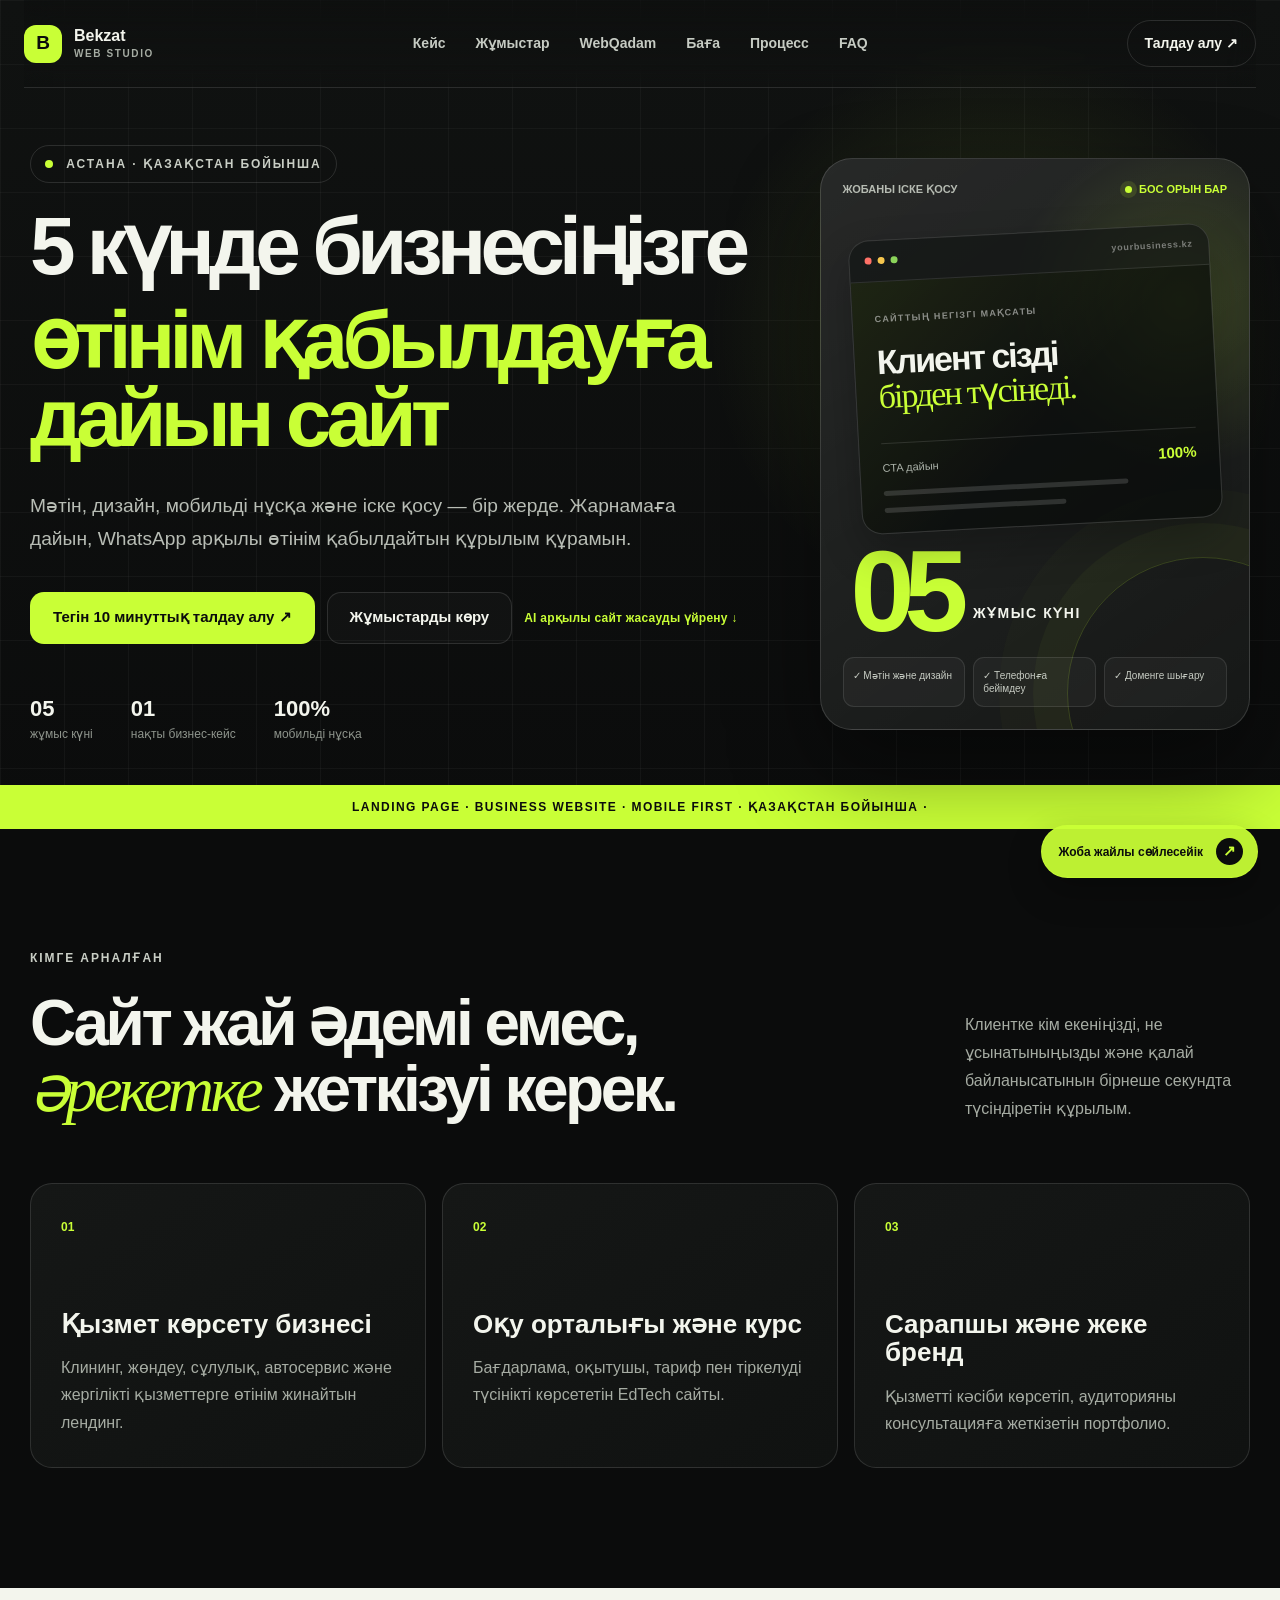
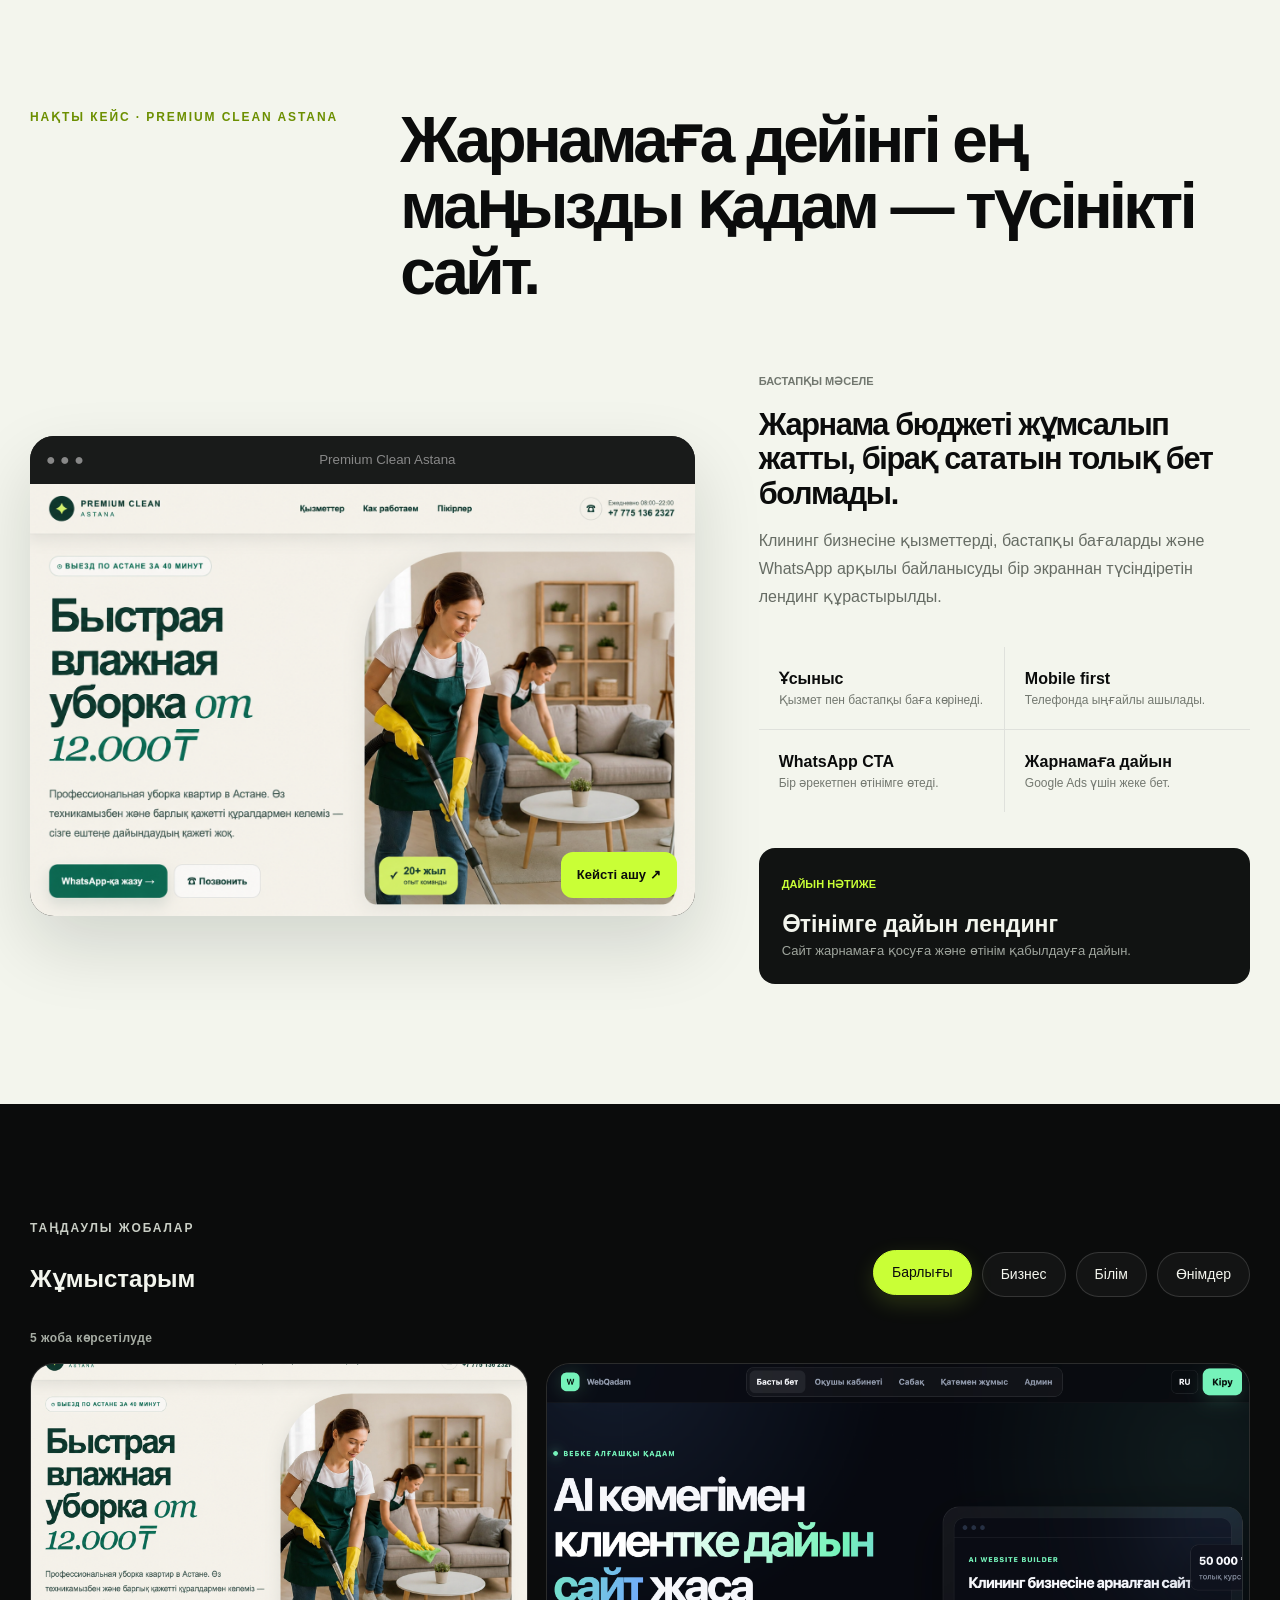
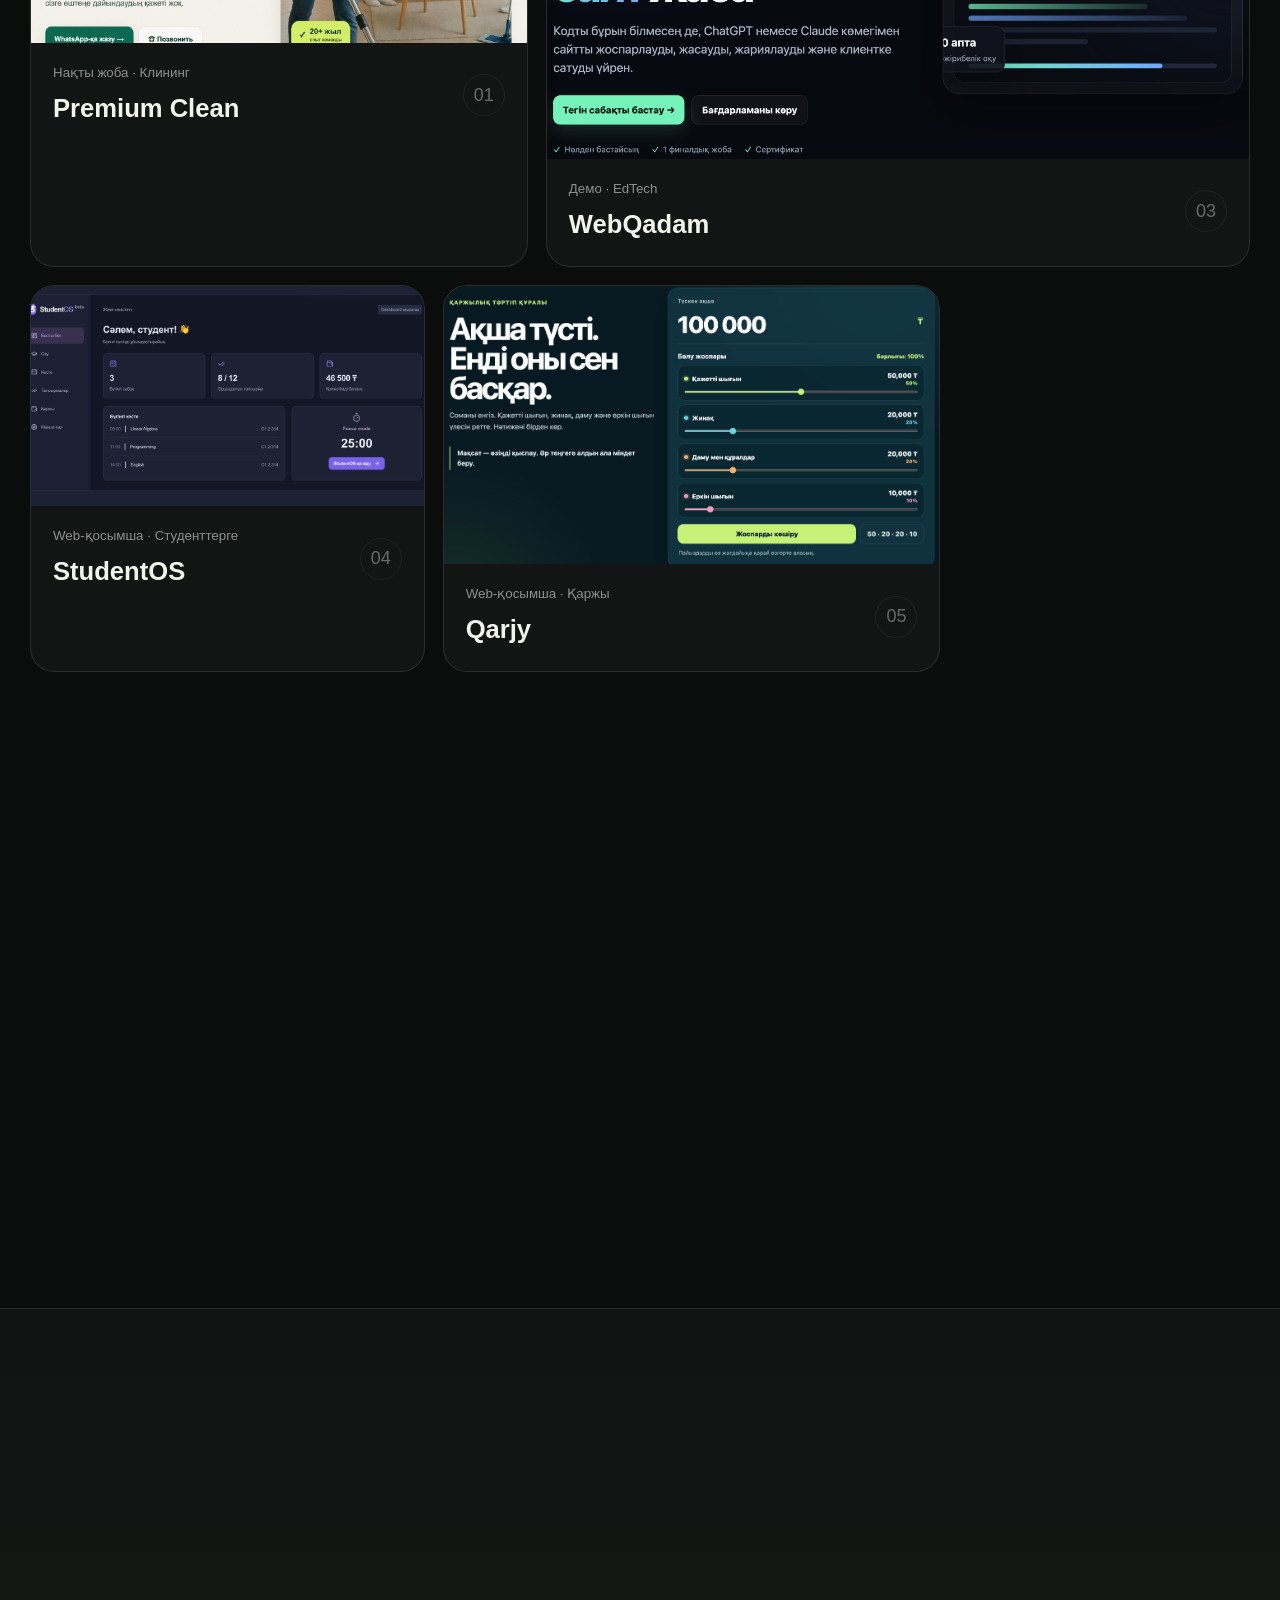
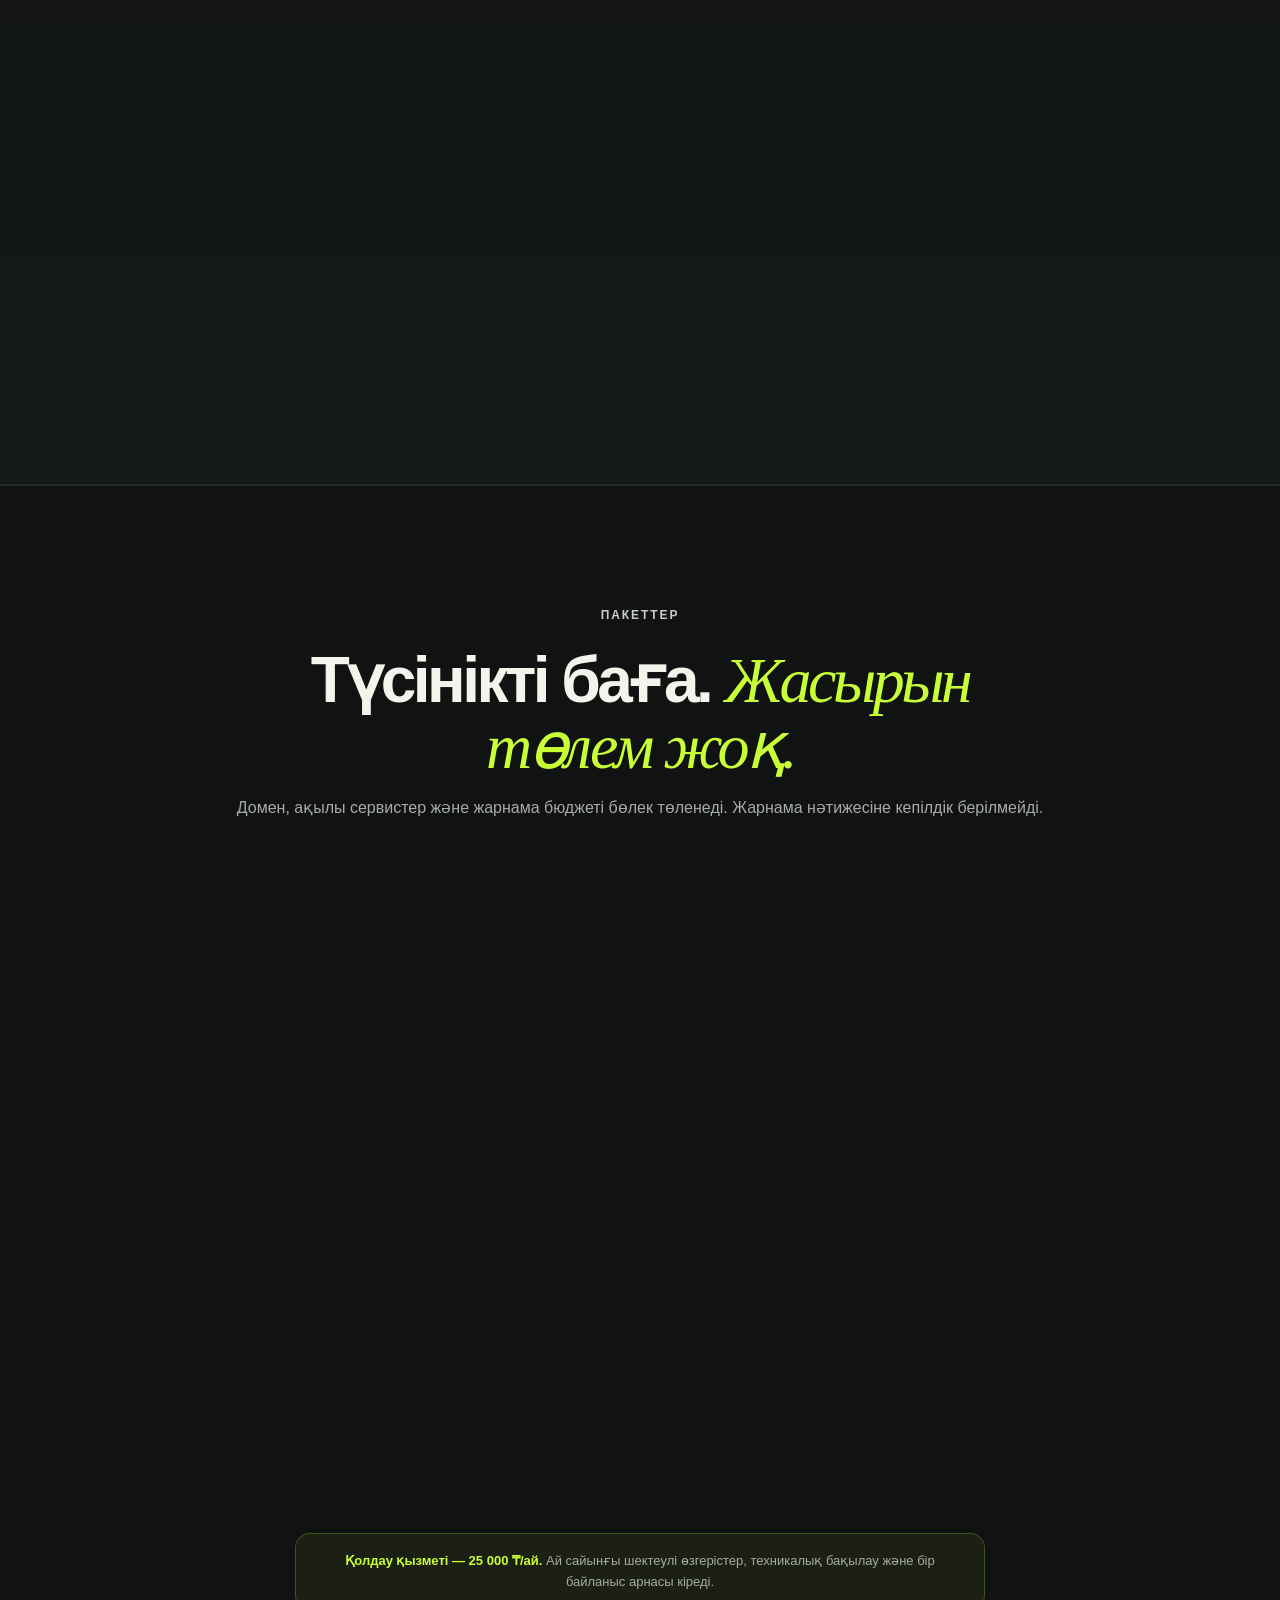
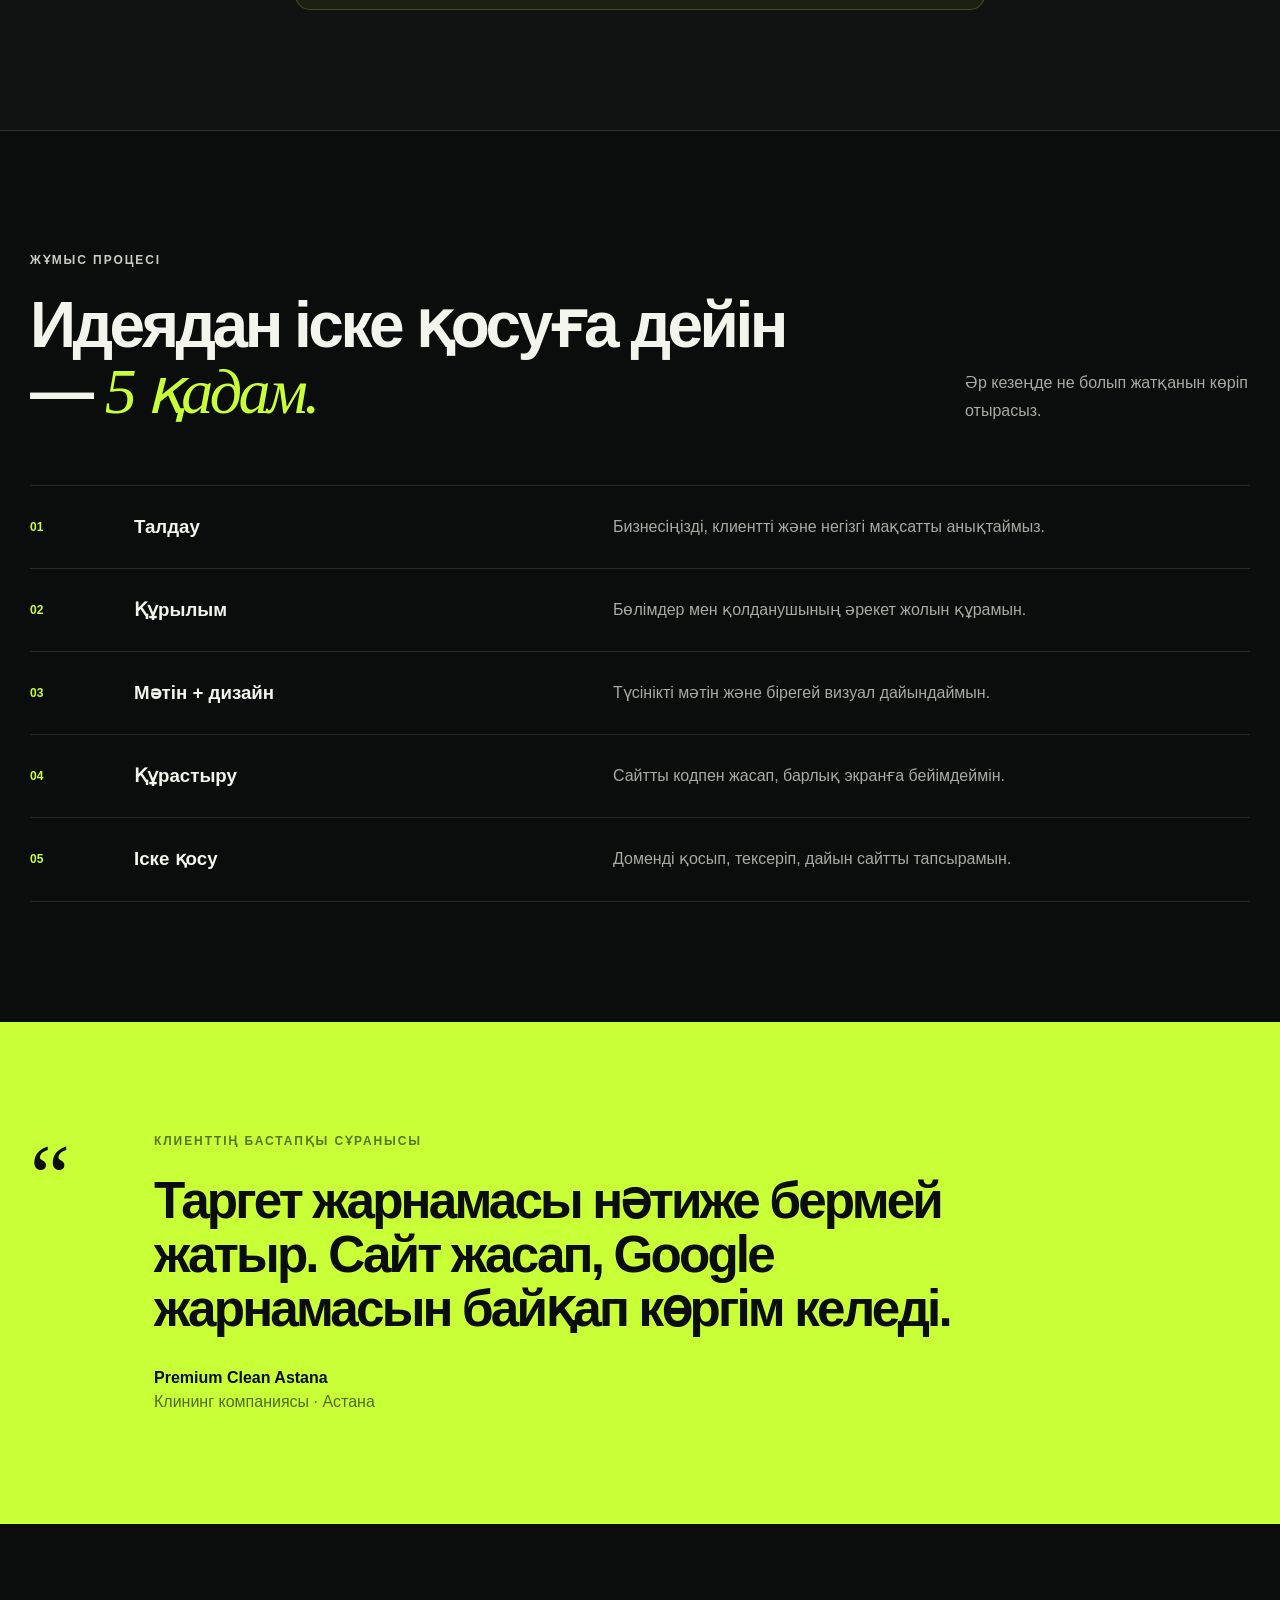
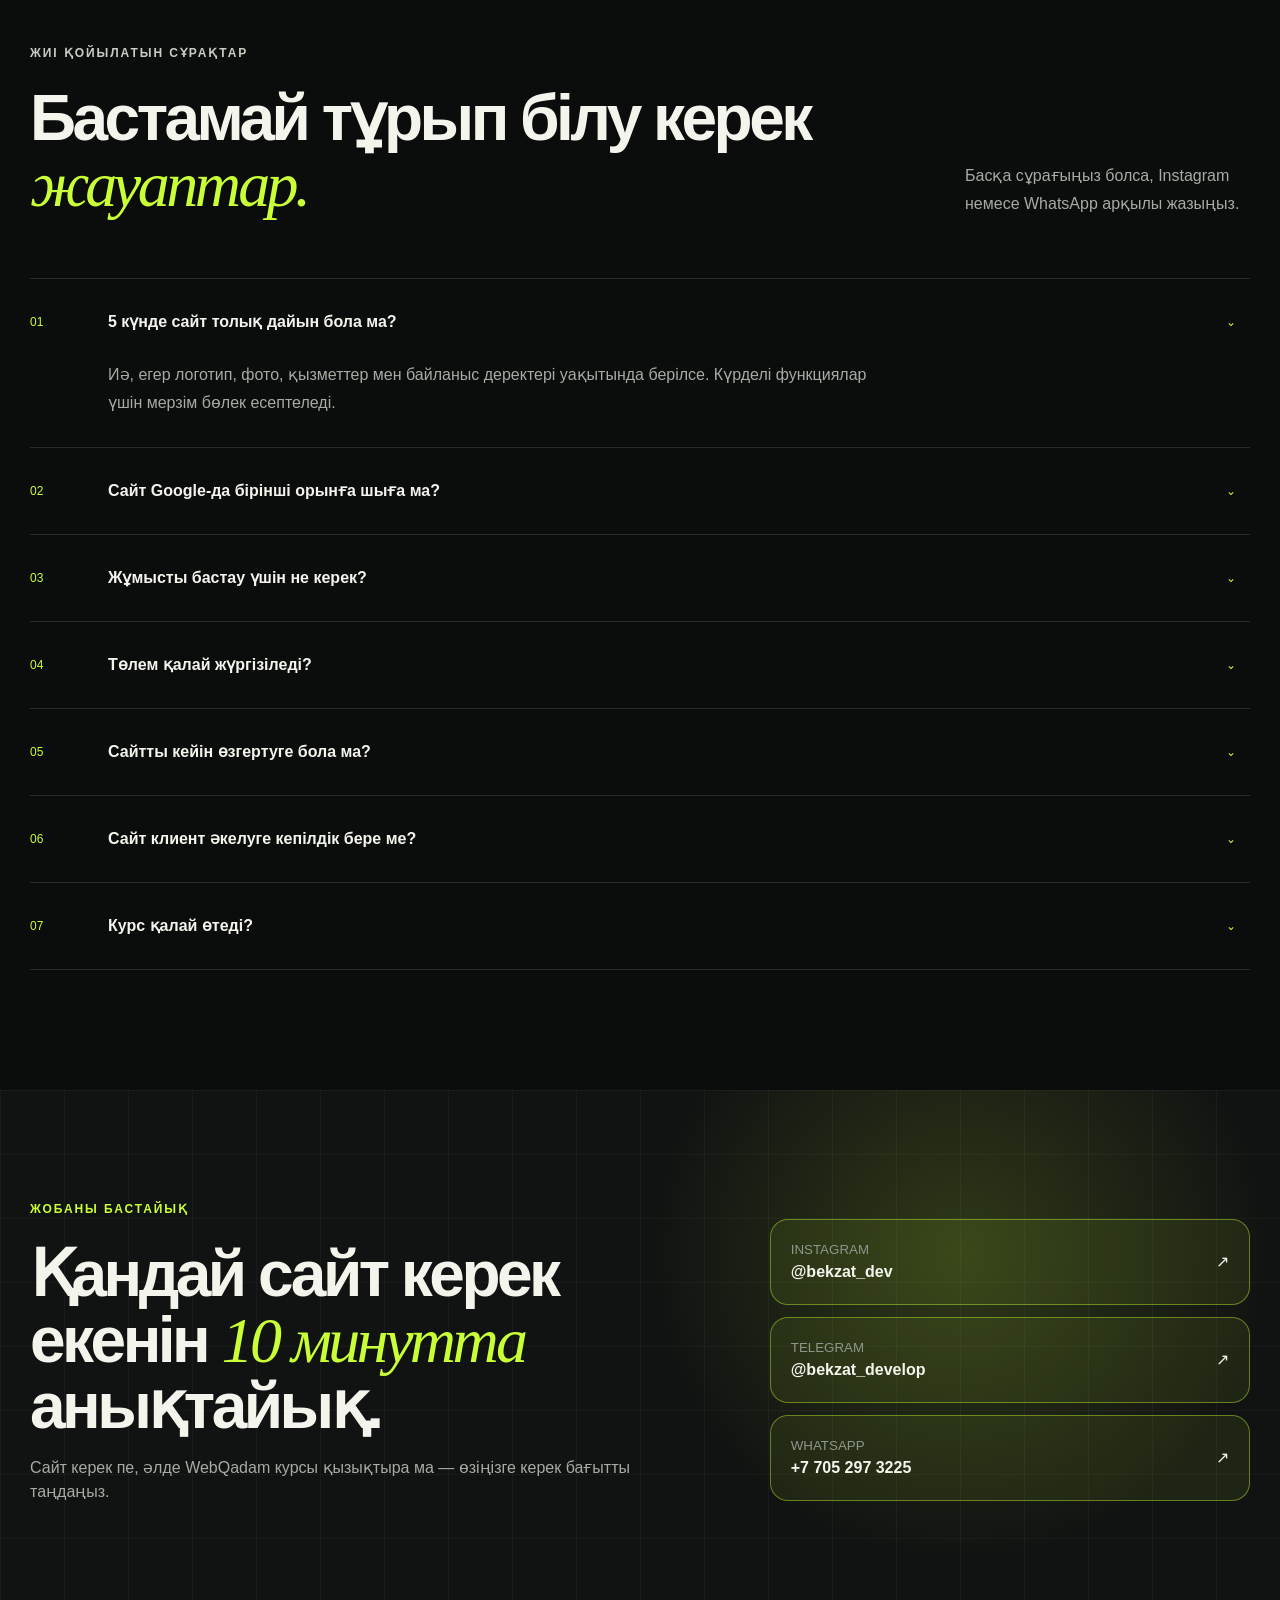
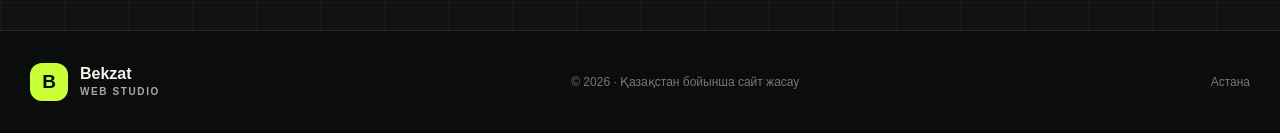
<file: index.html>
<!doctype html>
<html lang="kk">
<head>
  <meta charset="UTF-8">
  <meta name="viewport" content="width=device-width, initial-scale=1.0">
  <meta name="description" content="Жарнамаға дайын, өтінім қабылдайтын сайттар және AI арқылы сайт жасауды үйрететін WebQadam курсы.">
  <title>Bekzat — Сайттар және WebQadam курсы</title>
  <link rel="stylesheet" href="style.css">
  <style>
    /* Жұмыстар галереясы: негізгі стильден тәуелсіз жаңа дизайн */
    .works-showcase{padding-top:clamp(72px,9vw,132px);padding-bottom:clamp(72px,9vw,132px)}
    .works-intro{display:flex;justify-content:space-between;align-items:end;gap:32px;margin-bottom:32px}
    .works-intro h2{max-width:820px;margin:.35rem 0 0}
    .works-filters{display:flex;flex-wrap:wrap;gap:10px;justify-content:flex-end}
    .works-filter{border:1px solid rgba(255,255,255,.14);background:rgba(255,255,255,.035);color:inherit;border-radius:999px;padding:11px 18px;font:inherit;font-size:14px;cursor:pointer;transition:.25s ease}
    .works-filter:hover,.works-filter.is-active{background:var(--lime);border-color:var(--lime);color:var(--ink);transform:translateY(-2px)}
    .works-grid{display:grid;grid-template-columns:repeat(12,minmax(0,1fr));gap:18px}
    .work-card{grid-column:span 4;min-width:0;color:inherit;text-decoration:none;border:1px solid rgba(255,255,255,.1);background:rgba(255,255,255,.035);border-radius:24px;overflow:hidden;transition:transform .35s ease,border-color .35s ease,box-shadow .35s ease}
    .work-card:nth-child(1),.work-card:nth-child(4){grid-column:span 5}
    .work-card:nth-child(2),.work-card:nth-child(5){grid-column:span 7}
    .work-card:hover{transform:translateY(-7px);border-color:rgba(122,124,255,.55);box-shadow:0 24px 70px rgba(0,0,0,.28)}
    .work-card.is-static{cursor:default}
    .work-card.is-static:hover{transform:translateY(-4px);border-color:rgba(201,255,54,.35);box-shadow:0 18px 48px rgba(0,0,0,.2)}
    .work-preview{position:relative;aspect-ratio:16/9;overflow:hidden;background:#101116}
    .work-preview img{width:100%;height:100%;display:block;object-fit:cover;transition:transform .6s cubic-bezier(.2,.7,.2,1)}
    .work-card:not(.is-static):hover .work-preview img{transform:scale(1.035)}
    .work-placeholder{width:100%;height:100%;display:grid;place-items:center;position:relative;overflow:hidden;padding:28px}
    .work-placeholder:before{content:"";position:absolute;inset:10%;border-radius:999px;filter:blur(45px);opacity:.65}
    .work-placeholder b{position:relative;z-index:1;font-size:clamp(27px,4vw,60px);letter-spacing:-.055em;color:#fff}
    .work-placeholder small{position:absolute;z-index:1;left:24px;bottom:20px;color:rgba(255,255,255,.72)}
    .edvibe{background:linear-gradient(135deg,#082d24,#0c6d52)}.edvibe:before{background:#4dffc0}
    .webqadam{background:linear-gradient(135deg,#121529,#4253d7)}.webqadam:before{background:#8290ff}
    .studentos{background:linear-gradient(135deg,#071b38,#0575c9)}.studentos:before{background:#37c8ff}
    .finance{background:linear-gradient(135deg,#101119,#5532b5)}.finance:before{background:#9a6dff}
    .work-meta{display:flex;align-items:center;justify-content:space-between;gap:18px;padding:20px 22px 22px}
    .work-meta small{display:block;margin-bottom:6px;color:rgba(255,255,255,.52)}
    .work-meta h3{margin:0;font-size:clamp(20px,2vw,28px)}
    .work-arrow{display:grid;place-items:center;flex:0 0 42px;width:42px;height:42px;border:1px solid rgba(255,255,255,.14);border-radius:50%;font-size:18px}
    .work-card.is-static .work-arrow{opacity:.38}
    @media(max-width:900px){.works-intro{display:block}.works-filters{justify-content:flex-start;margin-top:22px}.work-card,.work-card:nth-child(1),.work-card:nth-child(2),.work-card:nth-child(4),.work-card:nth-child(5){grid-column:span 6}}
    @media(max-width:620px){.works-grid{gap:14px}.work-card,.work-card:nth-child(1),.work-card:nth-child(2),.work-card:nth-child(4),.work-card:nth-child(5){grid-column:1/-1}.works-filter{padding:9px 14px}.work-card{border-radius:18px}}
  </style>
</head>
<body>
  <a class="skip-link" href="#main-content">Негізгі мазмұнға өту</a>
  <header class="header">
    <a class="brand" href="#top"><b>B</b><span>Bekzat<small>Web studio</small></span></a>
    <button class="menu-button" type="button" aria-label="Мәзірді ашу" aria-controls="site-nav" aria-expanded="false">☰</button>
    <nav class="nav" id="site-nav" aria-label="Негізгі навигация">
      <a href="#case">Кейс</a><a href="#works">Жұмыстар</a><a href="#course">WebQadam</a><a href="#pricing">Баға</a><a href="#process">Процесс</a><a href="#faq">FAQ</a>
    </nav>
    <a class="header-cta" href="#contact">Талдау алу ↗</a>
  </header>

  <main id="main-content">
    <section class="hero" id="top">
      <div class="grid-bg"></div>
      <div class="shell hero-layout">
        <div class="hero-copy reveal">
          <p class="eyebrow"><i aria-hidden="true"></i> Астана · Қазақстан бойынша</p>
          <h1>5 күнде бизнесіңізге <em>өтінім қабылдауға дайын сайт</em></h1>
          <p class="lead">Мәтін, дизайн, мобильді нұсқа және іске қосу — бір жерде. Жарнамаға дайын, WhatsApp арқылы өтінім қабылдайтын құрылым құрамын.</p>
          <div class="actions">
            <a class="button primary" href="#contact">Тегін 10 минуттық талдау алу ↗</a>
            <a class="button ghost" href="#works">Жұмыстарды көру</a><a class="text-link" href="#course">AI арқылы сайт жасауды үйрену ↓</a>
          </div>
          <div class="proof"><div><strong>05</strong><span>жұмыс күні</span></div><div><strong>01</strong><span>нақты бизнес-кейс</span></div><div><strong>100%</strong><span>мобильді нұсқа</span></div></div>
        </div>
        <div class="launch-card reveal">
          <div class="launch-top"><span>Жобаны іске қосу</span><span><i class="status-dot" aria-hidden="true"></i> Бос орын бар</span></div>
          <div class="launch-dashboard" aria-hidden="true">
            <div class="dashboard-window">
              <div class="window-bar"><span></span><span></span><span></span><b>yourbusiness.kz</b></div>
              <div class="window-body"><small>САЙТТЫҢ НЕГІЗГІ МАҚСАТЫ</small><strong>Клиент сізді<br><em>бірден түсінеді.</em></strong><div class="window-stat"><span>CTA дайын</span><b>100%</b></div><div class="window-line wide"></div><div class="window-line"></div></div>
            </div>
          </div>
          <div class="launch-result"><strong class="five">05</strong><p>жұмыс күні</p></div>
          <ul><li>✓ Мәтін және дизайн</li><li>✓ Телефонға бейімдеу</li><li>✓ Доменге шығару</li></ul>
        </div>
      </div>
      <div class="ticker">LANDING PAGE · BUSINESS WEBSITE · MOBILE FIRST · ҚАЗАҚСТАН БОЙЫНША ·</div>
    </section>

    <section class="section shell">
      <div class="section-head"><div><p class="kicker">Кімге арналған</p><h2>Сайт жай әдемі емес, <em>әрекетке</em> жеткізуі керек.</h2></div><p>Клиентке кім екеніңізді, не ұсынатыныңызды және қалай байланысатынын бірнеше секундта түсіндіретін құрылым.</p></div>
      <div class="three-grid">
        <article class="info-card reveal"><span>01</span><h3>Қызмет көрсету бизнесі</h3><p>Клининг, жөндеу, сұлулық, автосервис және жергілікті қызметтерге өтінім жинайтын лендинг.</p></article>
        <article class="info-card reveal"><span>02</span><h3>Оқу орталығы және курс</h3><p>Бағдарлама, оқытушы, тариф пен тіркелуді түсінікті көрсететін EdTech сайты.</p></article>
        <article class="info-card reveal"><span>03</span><h3>Сарапшы және жеке бренд</h3><p>Қызметті кәсіби көрсетіп, аудиторияны консультацияға жеткізетін портфолио.</p></article>
      </div>
    </section>

    <section class="case" id="case">
      <div class="shell">
        <div class="case-title"><p class="kicker">Нақты кейс · Premium Clean Astana</p><h2>Жарнамаға дейінгі ең маңызды қадам — түсінікті сайт.</h2></div>
        <div class="case-layout">
          <div class="browser reveal"><div class="browser-top"><span>● ● ●</span><small>Premium Clean Astana</small></div><img src="assets/case-cleaning.png" alt="Premium Clean Astana сайтының көрінісі"><a class="browser-link" href="https://premium-clean-astana.vercel.app/" target="_blank" rel="noopener">Кейсті ашу ↗</a></div>
          <div class="case-copy reveal"><small>Бастапқы мәселе</small><h3>Жарнама бюджеті жұмсалып жатты, бірақ сататын толық бет болмады.</h3><p>Клининг бизнесіне қызметтерді, бастапқы бағаларды және WhatsApp арқылы байланысуды бір экраннан түсіндіретін лендинг құрастырылды.</p><div class="case-points"><div><b>Ұсыныс</b><span>Қызмет пен бастапқы баға көрінеді.</span></div><div><b>Mobile first</b><span>Телефонда ыңғайлы ашылады.</span></div><div><b>WhatsApp CTA</b><span>Бір әрекетпен өтінімге өтеді.</span></div><div><b>Жарнамаға дайын</b><span>Google Ads үшін жеке бет.</span></div></div><div class="result"><small>Дайын нәтиже</small><strong>Өтінімге дайын лендинг</strong><span>Сайт жарнамаға қосуға және өтінім қабылдауға дайын.</span></div></div>
        </div>
      </div>
    </section>

    <section class="section shell works-showcase" id="works">
      <div class="works-intro">
        <div><p class="kicker">Таңдаулы жобалар</p><h2>Жұмыстарым</h2></div>
        <div class="works-filters" aria-label="Жобаларды сүзу" role="group">
          <button class="works-filter is-active" type="button" data-filter="all" aria-pressed="true">Барлығы</button>
          <button class="works-filter" type="button" data-filter="business" aria-pressed="false">Бизнес</button>
          <button class="works-filter" type="button" data-filter="education" aria-pressed="false">Білім</button>
          <button class="works-filter" type="button" data-filter="product" aria-pressed="false">Өнімдер</button>
        </div>
      </div>
      <p class="filter-status" id="works-status" aria-live="polite">5 жоба көрсетілуде</p>
      <div class="works-grid">
        <article class="work-card is-static reveal" data-category="business">
          <div class="work-preview"><img src="assets/case-cleaning.png" alt="Premium Clean Astana клининг сайты" loading="lazy"></div>
          <div class="work-meta"><div><small>Нақты жоба · Клининг</small><h3>Premium Clean</h3></div><span class="work-arrow" aria-hidden="true">01</span></div>
        </article>
        <article class="work-card is-static reveal" data-category="education">
          <div class="work-preview"><img src="Screenshot 2026-09-20 at 10.27.02.png" alt="WebQadam онлайн курс платформасы" loading="lazy"></div>
          <div class="work-meta"><div><small>Демо · EdTech</small><h3>WebQadam</h3></div><span class="work-arrow" aria-hidden="true">03</span></div>
        </article>
        <article class="work-card is-static reveal" data-category="product">
          <div class="work-preview"><img src="Screenshot 2026-09-20 at 10.28.33.png" alt="StudentOS студенттік dashboard интерфейсі" loading="lazy"></div>
          <div class="work-meta"><div><small>Web-қосымша · Студенттерге</small><h3>StudentOS</h3></div><span class="work-arrow" aria-hidden="true">04</span></div>
        </article>
        <article class="work-card is-static reveal" data-category="product">
          <div class="work-preview"><img src="Screenshot 2026-09-20 at 10.30.50.png" alt="Qarjy қаржыны басқару интерфейсі" loading="lazy"></div>
          <div class="work-meta"><div><small>Web-қосымша · Қаржы</small><h3>Qarjy</h3></div><span class="work-arrow" aria-hidden="true">05</span></div>
        </article>
        <article class="work-card is-static reveal" data-category="business">
          <div class="work-preview"><img src="adal.png" alt="Adal Auto автосервис сайты" loading="lazy"></div>
          <div class="work-meta"><div><small>Демо · Автосервис</small><h3>Adal Auto</h3></div><span class="work-arrow" aria-hidden="true">06</span></div>
        </article>
      </div>
    </section>

    <section class="course-section" id="course">
      <div class="shell course-layout">
        <div class="course-visual reveal">
          <div class="course-visual-top"><span>WEBQADAM</span><span>01 / 04</span></div>
          <div class="course-visual-main"><small>AI АРҚЫЛЫ САЙТ ЖАСАУ</small><strong>Өз сайтыңды<br><em>өзің жаса.</em></strong><div class="course-progress"><span></span></div><div class="course-visual-foot"><span>Видео + тапсырма</span><b>LIVE</b></div></div>
        </div>
        <div class="course-copy reveal">
          <p class="kicker">WebQadam · вебке алғашқы қадам</p>
          <h2>Сайт жасатпай-ақ, <em>өзіңіз де жасай аласыз.</em></h2>
          <p>WebQadam — нөлден бастаған студенттерге AI көмегімен клиентке көрсетуге болатын сайт жасауды және оны ұсынуды үйрететін практикалық курс.</p>
          <div class="course-facts"><div><strong>4 апта</strong><span>практикалық оқу</span></div><div><strong>2×</strong><span>кешкі эфир</span></div><div><strong>50k</strong><span>курс бағасы</span></div></div>
          <ul class="course-list"><li>✓ Алдын ала дайын видео сабақтар</li><li>✓ Әр модульге тапсырма және тексеру</li><li>✓ Эфир сабақта сұрақтарға жауап</li><li>✓ Соңында бір дайын сайт және ұсыныс</li></ul>
          <div class="course-actions"><a class="button primary" href="https://t.me/bekzat_develop" target="_blank" rel="noopener">Курс туралы сұрау ↗</a><a class="text-link" href="#contact">Басқа сұрақ бар ма?</a></div>
        </div>
      </div>
    </section>

    <section class="pricing" id="pricing">
      <div class="shell"><div class="center-head"><p class="kicker">Пакеттер</p><h2>Түсінікті баға. <em>Жасырын төлем жоқ.</em></h2><p>Домен, ақылы сервистер және жарнама бюджеті бөлек төленеді. Жарнама нәтижесіне кепілдік берілмейді.</p></div>
        <div class="price-grid">
          <article class="price-card reveal"><p class="plan">Start</p><h3>69 000 <small>₸</small></h3><span>шағын бизнеске алғашқы сайт</span><ul><li>✓ Бір беттік сайт, 5–7 блок</li><li>✓ Мәтін және жеке дизайн</li><li>✓ Мобильді нұсқа</li><li>✓ WhatsApp батырмасы</li><li>✓ Доменге шығару</li><li>✓ Базалық SEO</li><li>✓ 7 күн қолдау</li></ul><a class="button ghost" href="#contact">Start таңдау ↗</a></article>
          <article class="price-card featured reveal"><b class="popular">Көбіне таңдалады</b><p class="plan">Business</p><h3>109 000 <small>₸</small></h3><span>жарнама мен өтінімге дайын жүйе</span><ul><li>✓ Бизнес пен бәсекелесті талдау</li><li>✓ 7–10 блок немесе 3 бетке дейін</li><li>✓ Сатуға бағытталған мәтін</li><li>✓ Өтінім формасы және WhatsApp</li><li>✓ Аналитика және Search Console</li><li>✓ Базалық SEO және тексеріс</li><li>✓ 14 күн қолдау</li></ul><a class="button primary" href="#contact">Business таңдау ↗</a></article>
        </div>
        <p class="pricing-note"><strong>Қолдау қызметі — 25 000 ₸/ай.</strong> Ай сайынғы шектеулі өзгерістер, техникалық бақылау және бір байланыс арнасы кіреді.</p>
      </div>
    </section>

    <section class="section shell" id="process">
      <div class="section-head"><div><p class="kicker">Жұмыс процесі</p><h2>Идеядан іске қосуға дейін — <em>5 қадам.</em></h2></div><p>Әр кезеңде не болып жатқанын көріп отырасыз.</p></div>
      <div class="steps"><article><span>01</span><h3>Талдау</h3><p>Бизнесіңізді, клиентті және негізгі мақсатты анықтаймыз.</p></article><article><span>02</span><h3>Құрылым</h3><p>Бөлімдер мен қолданушының әрекет жолын құрамын.</p></article><article><span>03</span><h3>Мәтін + дизайн</h3><p>Түсінікті мәтін және бірегей визуал дайындаймын.</p></article><article><span>04</span><h3>Құрастыру</h3><p>Сайтты кодпен жасап, барлық экранға бейімдеймін.</p></article><article><span>05</span><h3>Іске қосу</h3><p>Доменді қосып, тексеріп, дайын сайтты тапсырамын.</p></article></div>
    </section>

    <section class="quote"><div class="shell quote-layout"><div class="quote-mark">“</div><div><p class="kicker">Клиенттің бастапқы сұранысы</p><blockquote>Таргет жарнамасы нәтиже бермей жатыр. Сайт жасап, Google жарнамасын байқап көргім келеді.</blockquote><strong>Premium Clean Astana</strong><span>Клининг компаниясы · Астана</span></div></div></section>

    <section class="section shell" id="faq">
      <div class="section-head"><div><p class="kicker">Жиі қойылатын сұрақтар</p><h2>Бастамай тұрып білу керек <em>жауаптар.</em></h2></div><p>Басқа сұрағыңыз болса, Instagram немесе WhatsApp арқылы жазыңыз.</p></div>
      <div class="faq"><details open><summary>01 <b>5 күнде сайт толық дайын бола ма?</b><span>⌄</span></summary><p>Иә, егер логотип, фото, қызметтер мен байланыс деректері уақытында берілсе. Күрделі функциялар үшін мерзім бөлек есептеледі.</p></details><details><summary>02 <b>Сайт Google-да бірінші орынға шыға ма?</b><span>⌄</span></summary><p>Бірінші орынға кепілдік берілмейді. Базалық техникалық SEO және индекстеуге дайындық кіреді. Тұрақты жоғары орын үшін ай сайынғы SEO жұмысы керек.</p></details><details><summary>03 <b>Жұмысты бастау үшін не керек?</b><span>⌄</span></summary><p>Қызметтер, баға, логотип, фото және байланыс нөмірі. Мәтін болмаса, оны өзім құрастырамын.</p></details><details><summary>04 <b>Төлем қалай жүргізіледі?</b><span>⌄</span></summary><p>50% алдын ала төлем, қалған 50% сайт тексеріліп, іске қосылар алдында төленеді.</p></details><details><summary>05 <b>Сайтты кейін өзгертуге бола ма?</b><span>⌄</span></summary><p>Иә. Пакетке қарай 7 немесе 14 күн техникалық қолдау бар. Кейінгі тұрақты өзгерістер үшін 25 000 ₸/ай қолдау қызметі ұсынылады.</p></details><details><summary>06 <b>Сайт клиент әкелуге кепілдік бере ме?</b><span>⌄</span></summary><p>Жоқ. Сайт өтінім қабылдауға дайындалады, бірақ клиент саны жарнамаға, ұсынысқа, бюджетке және бизнеске байланысты болады.</p></details><details><summary>07 <b>Курс қалай өтеді?</b><span>⌄</span></summary><p>Алдымен видео сабақтар мен тапсырмалар дайын болады. Оқу кезінде аптасына екі рет кешкі эфир сабақ өтіп, жұмыстарыңыз тексеріледі.</p></details></div>
    </section>

    <section class="contact" id="contact"><div class="grid-bg"></div><div class="shell contact-layout"><div><p class="kicker">Жобаны бастайық</p><h2>Қандай сайт керек екенін <em>10 минутта</em> анықтайық.</h2><p>Сайт керек пе, әлде WebQadam курсы қызықтыра ма — өзіңізге керек бағытты таңдаңыз.</p></div><div class="contact-links"><a href="https://www.instagram.com/bekzat_dev/" target="_blank" rel="noopener"><span><small>Instagram</small><b>@bekzat_dev</b></span>↗</a><a href="https://t.me/bekzat_develop" target="_blank" rel="noopener"><span><small>Telegram</small><b>@bekzat_develop</b></span>↗</a><a href="https://wa.me/77052973225?text=%D0%A1%D3%99%D0%BB%D0%B5%D0%BC%D0%B5%D1%82%D1%81%D1%96%D0%B7%20%D0%B1%D0%B5!%20%D0%9C%D0%B0%D2%93%D0%B0%D0%BD%20%D0%B1%D0%B8%D0%B7%D0%BD%D0%B5%D1%81%D1%96%D0%BC%D0%B5%20%D1%81%D0%B0%D0%B9%D1%82%20%D0%BA%D0%B5%D1%80%D0%B5%D0%BA." target="_blank" rel="noopener"><span><small>WhatsApp</small><b>+7 705 297 3225</b></span>↗</a></div></div></section>
  </main>

  <a class="floating-whatsapp" href="https://wa.me/77052973225?text=%D0%A1%D3%99%D0%BB%D0%B5%D0%BC%D0%B5%D1%82%D1%81%D1%96%D0%B7%20%D0%B1%D0%B5!%20%D0%9C%D0%B0%D2%93%D0%B0%D0%BD%20%D0%B1%D0%B8%D0%B7%D0%BD%D0%B5%D1%81%D1%96%D0%BC%D0%B5%20%D1%81%D0%B0%D0%B9%D1%82%20%D0%BA%D0%B5%D1%80%D0%B5%D0%BA." target="_blank" rel="noopener" aria-label="WhatsApp арқылы жазу"><span>Жоба жайлы сөйлесейік</span><b>↗</b></a>
  <footer><div class="shell footer"><a class="brand" href="#top"><b>B</b><span>Bekzat<small>Web studio</small></span></a><p>© <span id="year">2026</span> · Қазақстан бойынша сайт жасау</p><span>Астана</span></div></footer>
  <script src="script.js"></script>
</body>
</html>
</file>
<file: style.css>
:root{--ink:#0b0c0c;--paper:#f3f5ed;--lime:#c9ff36;--muted:#a6aca3;--line:rgba(255,255,255,.12)}*{box-sizing:border-box}html{scroll-behavior:smooth}body{margin:0;overflow-x:hidden;background:var(--ink);color:var(--paper);font-family:Arial,"Helvetica Neue",sans-serif;line-height:1.5}a{color:inherit;text-decoration:none}.shell{width:min(1220px,calc(100% - 48px));margin:auto}.header{position:absolute;z-index:20;top:0;left:50%;transform:translateX(-50%);width:min(1340px,calc(100% - 48px));height:88px;display:flex;align-items:center;justify-content:space-between;border-bottom:1px solid var(--line)}.brand{display:flex;align-items:center;gap:12px}.brand>b{width:38px;height:38px;display:grid;place-items:center;border-radius:12px;background:var(--lime);color:var(--ink);font-size:19px}.brand span{display:flex;flex-direction:column;font-weight:900;line-height:1}.brand small{margin-top:5px;color:var(--muted);font-size:10px;letter-spacing:.16em;text-transform:uppercase}.nav{display:flex;gap:30px}.nav a{color:#c6cbc3;font-size:14px;font-weight:700}.nav a:hover{color:var(--lime)}.header-cta{padding:12px 17px;border:1px solid var(--line);border-radius:999px;font-size:14px;font-weight:800}.menu-button{display:none;border:0;background:none;color:#fff;font-size:24px}.hero{position:relative;min-height:820px;display:flex;align-items:center;overflow:hidden;padding:145px 0 86px;background:radial-gradient(circle at 78% 40%,rgba(201,255,54,.13),transparent 26%),linear-gradient(#101211,#0b0c0c)}.grid-bg{position:absolute;inset:0;background-image:linear-gradient(rgba(255,255,255,.035) 1px,transparent 1px),linear-gradient(90deg,rgba(255,255,255,.035) 1px,transparent 1px);background-size:64px 64px;pointer-events:none}.hero-layout{position:relative;z-index:2;display:grid;grid-template-columns:1.25fr .75fr;gap:72px;align-items:center}.eyebrow,.kicker{margin:0 0 24px;color:#c9cec5;font-size:12px;font-weight:900;letter-spacing:.16em;text-transform:uppercase}.eyebrow{width:max-content;padding:9px 14px;border:1px solid var(--line);border-radius:999px}.eyebrow i{display:inline-block;width:8px;height:8px;margin-right:8px;border-radius:50%;background:var(--lime)}h1{max-width:800px;margin:0;font-size:clamp(52px,6.4vw,100px);line-height:.95;letter-spacing:-.07em}h1 em{display:block;margin-top:16px;color:var(--lime);font-style:normal}.lead{max-width:650px;margin:34px 0 0;color:#b8bdb5;font-size:clamp(16px,1.5vw,20px);line-height:1.7}.actions{display:flex;gap:12px;margin-top:36px}.button{min-height:52px;display:inline-flex;align-items:center;justify-content:center;padding:0 22px;border:1px solid transparent;border-radius:14px;font-size:15px;font-weight:800;transition:.2s}.button:hover{transform:translateY(-2px)}.primary{background:var(--lime);color:var(--ink)}.ghost{border-color:var(--line);background:rgba(255,255,255,.025)}.proof{display:flex;gap:38px;margin-top:48px}.proof div{display:flex;flex-direction:column}.proof strong{font-size:22px}.proof span{color:#8e948c;font-size:12px}.launch-card{position:relative;min-height:520px;padding:26px;border:1px solid rgba(255,255,255,.14);border-radius:32px;background:linear-gradient(145deg,rgba(255,255,255,.075),rgba(255,255,255,.015)),#121413;box-shadow:0 40px 90px rgba(0,0,0,.4);transform:rotate(2deg)}.launch-top{display:flex;justify-content:space-between;color:#b6bbb2;font-size:11px;font-weight:800;text-transform:uppercase}.launch-top span:last-child{color:var(--lime)}.five{display:block;margin-top:64px;color:var(--lime);font-size:clamp(130px,15vw,190px);line-height:.75;letter-spacing:-.09em}.launch-card>p{margin:18px 0 0 8px;font-size:19px;font-weight:900;letter-spacing:.12em;text-transform:uppercase}.launch-card ul{position:absolute;left:28px;bottom:28px;display:grid;gap:12px;padding:0;list-style:none;color:#c5cac1;font-size:13px}.ticker{position:absolute;bottom:0;width:100%;padding:13px;background:var(--lime);color:var(--ink);text-align:center;font-size:12px;font-weight:900;letter-spacing:.12em}.section{padding:120px 0}.section-head{display:grid;grid-template-columns:1.5fr .5fr;gap:80px;align-items:end;margin-bottom:60px}.section-head h2,.center-head h2,.contact h2{max-width:820px;margin:0;font-size:clamp(40px,5vw,75px);line-height:1.03;letter-spacing:-.055em}.section-head h2 em,.center-head h2 em,.contact h2 em{color:var(--lime);font-family:Georgia,serif;font-weight:400}.section-head>p{margin:0;color:var(--muted);line-height:1.75}.three-grid{display:grid;grid-template-columns:repeat(3,1fr);gap:16px}.info-card,.project{position:relative;padding:30px;border:1px solid var(--line);border-radius:22px;background:linear-gradient(145deg,#151716,#101211);transition:.2s}.info-card:hover,.project:hover{transform:translateY(-5px);border-color:rgba(201,255,54,.5)}.info-card>span{color:var(--lime);font-size:12px;font-weight:900}.info-card h3{margin:72px 0 16px;font-size:26px;line-height:1.1}.info-card p,.project p{margin:0;color:var(--muted);line-height:1.7}.case{padding:120px 0;background:var(--paper);color:var(--ink)}.case .kicker{color:#6c8f00}.case-title{display:grid;grid-template-columns:.55fr 1.45fr;gap:48px;margin-bottom:62px}.case-title h2{margin:0;font-size:clamp(42px,5vw,76px);line-height:1.03;letter-spacing:-.055em}.case-layout{display:grid;grid-template-columns:1.15fr .85fr;gap:64px;align-items:center}.browser{position:relative;overflow:hidden;border-radius:24px;background:#111;box-shadow:0 30px 70px rgba(10,18,12,.14)}.browser-top{height:48px;display:grid;grid-template-columns:80px 1fr 30px;align-items:center;padding:0 16px;color:#888;background:#191b1a}.browser-top small{text-align:center}.browser img{width:100%;display:block}.browser>a{position:absolute;right:18px;bottom:18px;padding:13px 16px;border-radius:12px;background:var(--lime);font-size:13px;font-weight:900}.case-copy>small,.result small{color:#71776f;font-size:11px;font-weight:900;text-transform:uppercase}.case-copy h3{margin:16px 0;font-size:clamp(26px,2.4vw,38px);line-height:1.12;letter-spacing:-.045em}.case-copy>p{color:#666c64;line-height:1.75}.case-points{display:grid;grid-template-columns:1fr 1fr;gap:1px;margin:36px 0;background:#dfe1dc}.case-points div{display:flex;flex-direction:column;padding:20px;background:var(--paper)}.case-points span{color:#737870;font-size:12px}.result{padding:23px;border-radius:16px;background:#111312;color:var(--paper)}.result small{color:var(--lime)}.result strong,.result span{display:block}.result strong{margin-top:12px;font-size:23px}.result span{color:#9fa59d;font-size:13px}.project{padding:20px}.project>small{color:#8f958d;font-weight:900;text-transform:uppercase}.project-art{position:relative;height:265px;display:flex;align-items:flex-end;margin:17px 0 22px;padding:24px;border-radius:16px;overflow:hidden}.project-art span{position:absolute;top:20px;left:22px;font-weight:900}.project-art b{font-size:40px;letter-spacing:-.06em}.clean{background:linear-gradient(145deg,#0a5c47,#0f211b)}.edtech{background:linear-gradient(145deg,#d5ff3f,#7fa500);color:#0d0e0d}.creative{background:linear-gradient(145deg,#ee5f2a,#3f183e 85%)}.project h3{margin:0 0 10px;font-size:22px}.pricing{padding:120px 0;background:#111312;border-block:1px solid var(--line)}.center-head{text-align:center}.center-head h2{margin:auto}.center-head>p:last-child{color:var(--muted)}.price-grid{max-width:980px;display:grid;grid-template-columns:1fr 1fr;gap:18px;margin:58px auto 0}.price-card{position:relative;padding:34px;border:1px solid var(--line);border-radius:24px;background:#161817}.price-card.featured{border-color:rgba(201,255,54,.5)}.plan{color:var(--lime);font-size:12px;font-weight:900;text-transform:uppercase}.price-card h3{margin:28px 0 5px;font-size:clamp(42px,5vw,64px);letter-spacing:-.06em}.price-card h3 small{font-size:20px}.price-card>span{color:var(--muted)}.price-card ul{display:grid;gap:14px;margin:30px 0 34px;padding:26px 0 0;border-top:1px solid var(--line);list-style:none;color:#c7cbc5;font-size:14px}.price-card .button{width:100%}.popular{position:absolute;top:18px;right:18px;padding:7px 10px;border-radius:999px;background:var(--lime);color:var(--ink);font-size:10px;text-transform:uppercase}.steps{border-top:1px solid var(--line)}.steps article{display:grid;grid-template-columns:80px 1fr 1.4fr;gap:24px;align-items:center;padding:27px 0;border-bottom:1px solid var(--line)}.steps span{color:var(--lime);font-size:12px;font-weight:900}.steps h3,.steps p{margin:0}.steps p{color:var(--muted)}.quote{padding:110px 0;background:var(--lime);color:var(--ink)}.quote-layout{display:grid;grid-template-columns:80px 1fr;gap:44px}.quote-mark{font:90px/1 Georgia}.quote .kicker{color:rgba(0,0,0,.55)}blockquote{max-width:900px;margin:0 0 30px;font-size:clamp(32px,4vw,64px);line-height:1.06;letter-spacing:-.055em;font-weight:900}.quote strong,.quote span{display:block}.quote span{color:rgba(0,0,0,.58)}.faq details{border-top:1px solid var(--line)}.faq details:last-child{border-bottom:1px solid var(--line)}.faq summary{min-height:86px;display:grid;grid-template-columns:60px 1fr 24px;gap:18px;align-items:center;cursor:pointer;list-style:none}.faq summary::-webkit-details-marker{display:none}.faq summary{color:var(--lime);font-size:12px}.faq summary b{color:var(--paper);font-size:16px}.faq details>p{max-width:780px;margin:-4px 0 30px 78px;color:var(--muted);line-height:1.75}.contact{position:relative;overflow:hidden;padding:110px 0;background:radial-gradient(circle at 75% 30%,rgba(201,255,54,.16),transparent 30%),#111312}.contact-layout{position:relative;z-index:2;display:grid;grid-template-columns:1.15fr .85fr;gap:90px;align-items:center}.contact .kicker{color:var(--lime)}.contact-layout>div>p:last-child{color:var(--muted)}.contact-links{display:grid;gap:12px}.contact-links a{display:flex;align-items:center;justify-content:space-between;padding:20px;border:1px solid rgba(201,255,54,.42);border-radius:18px;background:rgba(201,255,54,.08)}.contact-links span{display:flex;flex-direction:column}.contact-links small{color:#8f968c;text-transform:uppercase}footer{padding:30px 0;border-top:1px solid var(--line)}.footer{display:flex;align-items:center;justify-content:space-between}.footer p,.footer>span{color:#747a72;font-size:12px}.reveal{opacity:0;transform:translateY(24px);transition:opacity .55s ease,transform .55s ease}.reveal.visible{opacity:1;transform:none}
@media(max-width:980px){.nav{display:none;position:absolute;top:74px;left:0;width:100%;padding:20px;background:#111;border:1px solid var(--line);border-radius:16px}.nav.open{display:grid}.menu-button{display:block}.header{height:74px}.hero-layout,.section-head,.case-title,.case-layout,.contact-layout{grid-template-columns:1fr}.hero-layout{gap:60px}.launch-card{max-width:620px;width:100%;margin:auto}.three-grid{grid-template-columns:1fr 1fr}.price-grid{grid-template-columns:1fr}.section-head,.case-title{gap:28px}.contact-layout{gap:45px}}
@media(max-width:680px){.shell,.header{width:calc(100% - 30px)}.header .brand span,.header-cta{display:none}.hero{padding:120px 0 76px}.actions{flex-direction:column}.button{width:100%}.proof{display:grid;grid-template-columns:repeat(3,1fr);gap:12px}.launch-card{min-height:430px;transform:none}.five{font-size:145px}.section,.case,.pricing,.quote,.contact{padding:82px 0}.three-grid{grid-template-columns:1fr}.case-points{grid-template-columns:1fr}.project-art{height:230px}.steps article{grid-template-columns:44px 1fr}.steps p{grid-column:2}.quote-layout{grid-template-columns:1fr}.faq summary{grid-template-columns:38px 1fr 22px}.faq details>p{margin-left:56px}.footer{align-items:flex-start;flex-direction:column;gap:20px}}
@media(prefers-reduced-motion:reduce){html{scroll-behavior:auto}.reveal{opacity:1;transform:none;transition:none}}

/* Полировка интерфейса: фокус, hero-карточка, фильтр және мобильді CTA */
:focus-visible{outline:3px solid var(--lime);outline-offset:4px}
.skip-link{position:fixed;z-index:100;top:14px;left:14px;padding:10px 14px;border-radius:10px;background:var(--lime);color:var(--ink);font-size:13px;font-weight:900;transform:translateY(-160%);transition:transform .2s ease}.skip-link:focus{transform:none}
.header{backdrop-filter:blur(14px);background:linear-gradient(180deg,rgba(11,12,12,.34),transparent)}
.header-cta{transition:background .2s ease,color .2s ease,border-color .2s ease}.header-cta:hover{background:var(--lime);border-color:var(--lime);color:var(--ink)}
.launch-card{isolation:isolate;overflow:hidden;padding:22px;transform:rotate(1.4deg);background:radial-gradient(circle at 84% 25%,rgba(201,255,54,.16),transparent 30%),linear-gradient(145deg,rgba(255,255,255,.09),rgba(255,255,255,.015)),#121413}.launch-card:after{content:"";position:absolute;z-index:-1;right:-90px;bottom:-100px;width:270px;height:270px;border:1px solid rgba(201,255,54,.18);border-radius:50%;box-shadow:0 0 0 34px rgba(201,255,54,.035),0 0 0 68px rgba(201,255,54,.02)}
.launch-top{position:relative;z-index:1;align-items:center}.launch-top span:last-child{display:flex;align-items:center;gap:7px}.status-dot{display:inline-block;width:7px;height:7px;border-radius:50%;background:var(--lime);box-shadow:0 0 0 5px rgba(201,255,54,.12)}
.launch-dashboard{position:relative;margin:34px 12px 0}.dashboard-window{overflow:hidden;border:1px solid rgba(255,255,255,.16);border-radius:20px;background:rgba(7,9,8,.68);box-shadow:0 18px 42px rgba(0,0,0,.24);transform:rotate(-3deg);transition:transform .4s ease}.launch-card:hover .dashboard-window{transform:rotate(-1deg) translateY(-4px)}
.window-bar{display:flex;align-items:center;gap:6px;padding:13px 15px;border-bottom:1px solid rgba(255,255,255,.1);background:rgba(255,255,255,.035)}.window-bar span{width:7px;height:7px;border-radius:50%;background:#6f756d}.window-bar span:first-child{background:#ff7167}.window-bar span:nth-child(2){background:#f6c64e}.window-bar span:nth-child(3){background:#8bd35a}.window-bar b{margin-left:auto;color:rgba(255,255,255,.42);font-size:9px;letter-spacing:.08em;font-weight:800}
.window-body{padding:23px 22px 20px;background:linear-gradient(135deg,rgba(201,255,54,.08),transparent 55%)}.window-body small{color:rgba(255,255,255,.5);font-size:9px;font-weight:900;letter-spacing:.15em}.window-body strong{display:block;margin-top:16px;font-size:clamp(23px,3vw,34px);line-height:1.02;letter-spacing:-.06em}.window-body em{color:var(--lime);font-style:normal;font-family:Georgia,serif;font-weight:400}.window-stat{display:flex;justify-content:space-between;align-items:center;margin-top:28px;padding-top:13px;border-top:1px solid rgba(255,255,255,.12);color:#aab1a8;font-size:11px}.window-stat b{color:var(--lime);font-size:15px}.window-line{width:58%;height:5px;margin-top:12px;border-radius:20px;background:rgba(255,255,255,.14)}.window-line.wide{width:78%}
.launch-result{display:flex;align-items:flex-end;gap:15px;margin:25px 8px 0}.launch-result .five{margin:0;color:var(--lime);font-size:clamp(82px,9vw,125px);line-height:.7}.launch-result p{margin:0 0 8px;font-size:14px;font-weight:900;letter-spacing:.11em;text-transform:uppercase}.launch-card ul{position:static;display:grid;grid-template-columns:repeat(3,1fr);gap:8px;margin:25px 0 0;padding:0;list-style:none;color:#c5cac1;font-size:10px}.launch-card li{padding:11px 9px;border:1px solid rgba(255,255,255,.1);border-radius:11px;background:rgba(255,255,255,.035);line-height:1.3}
.browser-link{transition:transform .2s ease,background .2s ease}.browser-link:hover{background:#dbff69;transform:translateY(-2px)}
.filter-status{margin:0 0 16px;color:var(--muted);font-size:12px;font-weight:800;letter-spacing:.04em}.works-filter{font-weight:800}.works-filter:hover,.works-filter.is-active{background:var(--lime);border-color:var(--lime);color:var(--ink);box-shadow:0 8px 22px rgba(201,255,54,.16)}.work-card.is-static:hover{transform:translateY(-4px);border-color:rgba(201,255,54,.35);box-shadow:0 18px 48px rgba(0,0,0,.2)}.maulenkhan{background:linear-gradient(135deg,#130d2d,#7c2d8c 55%,#f06b35)}.maulenkhan:before{background:#ffad62}
.floating-whatsapp{position:fixed;z-index:25;right:22px;bottom:22px;display:flex;align-items:center;gap:13px;padding:12px 14px 12px 17px;border:1px solid rgba(201,255,54,.5);border-radius:999px;background:rgba(201,255,54,.94);color:var(--ink);box-shadow:0 14px 34px rgba(0,0,0,.28);font-size:12px;font-weight:900;transition:transform .2s ease,box-shadow .2s ease}.floating-whatsapp b{display:grid;place-items:center;width:27px;height:27px;border-radius:50%;background:var(--ink);color:var(--lime);font-size:15px}.floating-whatsapp:hover{transform:translateY(-3px);box-shadow:0 18px 42px rgba(0,0,0,.38)}
@media(max-width:680px){.launch-card{min-height:0;padding:18px}.launch-dashboard{margin:28px 3px 0}.window-body{padding:19px 17px 17px}.window-body strong{font-size:26px}.launch-result{margin-top:22px}.launch-result .five{font-size:92px}.launch-card ul{gap:6px;margin-top:20px}.launch-card li{padding:9px 6px;font-size:9px}.floating-whatsapp{right:15px;bottom:15px;left:15px;justify-content:space-between;padding-left:18px}.filter-status{margin-bottom:14px}}

/* WebQadam course section */
.text-link{display:inline-flex;align-items:center;color:var(--lime);font-size:12px;font-weight:900;letter-spacing:.02em;text-decoration:none;transition:transform .2s ease,color .2s ease}
.text-link:hover{transform:translateX(4px);color:#fff}
.course-section{padding:clamp(78px,10vw,150px) 0;background:linear-gradient(180deg,#111412 0%,#161a16 100%);border-top:1px solid rgba(255,255,255,.08);border-bottom:1px solid rgba(255,255,255,.08)}
.course-layout{display:grid;grid-template-columns:minmax(0,.9fr) minmax(0,1.1fr);align-items:center;gap:clamp(36px,7vw,112px)}
.course-visual{position:relative;overflow:hidden;padding:25px;border:1px solid rgba(201,255,54,.25);border-radius:28px;background:radial-gradient(circle at 76% 20%,rgba(201,255,54,.22),transparent 35%),linear-gradient(145deg,#242d1e,#101310 70%);box-shadow:0 28px 90px rgba(0,0,0,.26);transform:rotate(-1.5deg)}
.course-visual:after{content:"";position:absolute;right:-70px;bottom:-90px;width:230px;height:230px;border:1px solid rgba(201,255,54,.25);border-radius:50%;box-shadow:0 0 0 26px rgba(201,255,54,.06),0 0 0 52px rgba(201,255,54,.035)}
.course-visual-top{position:relative;z-index:1;display:flex;justify-content:space-between;color:rgba(255,255,255,.56);font-size:11px;font-weight:900;letter-spacing:.15em}
.course-visual-main{position:relative;z-index:1;margin-top:74px;padding:26px 24px;border:1px solid rgba(255,255,255,.14);border-radius:20px;background:rgba(8,10,8,.54)}
.course-visual-main small{color:rgba(255,255,255,.56);font-size:10px;font-weight:900;letter-spacing:.16em}
.course-visual-main strong{display:block;margin-top:16px;font-size:clamp(38px,5vw,70px);line-height:.92;letter-spacing:-.07em}
.course-visual-main em{color:var(--lime);font-family:Georgia,serif;font-weight:400;font-style:normal}
.course-progress{height:5px;margin-top:55px;border-radius:99px;background:rgba(255,255,255,.12)}
.course-progress span{display:block;width:31%;height:100%;border-radius:inherit;background:var(--lime)}
.course-visual-foot{display:flex;justify-content:space-between;align-items:center;margin-top:17px;color:rgba(255,255,255,.62);font-size:12px}
.course-visual-foot b{padding:6px 9px;border-radius:999px;background:var(--lime);color:var(--ink);font-size:10px}
.course-copy h2{max-width:630px;margin:.35rem 0 18px}
.course-copy>p:not(.kicker){max-width:620px;color:var(--muted);font-size:17px;line-height:1.65}
.course-facts{display:flex;flex-wrap:wrap;gap:12px;margin:29px 0 25px}
.course-facts div{min-width:118px;padding:14px 16px;border:1px solid rgba(255,255,255,.12);border-radius:14px;background:rgba(255,255,255,.035)}
.course-facts strong{display:block;color:var(--lime);font-size:22px;letter-spacing:-.05em}
.course-facts span{display:block;margin-top:5px;color:rgba(255,255,255,.5);font-size:11px}
.course-list{display:grid;gap:11px;margin:0;padding:0;list-style:none;color:#d4d9d0;font-size:14px}
.course-actions{display:flex;flex-wrap:wrap;align-items:center;gap:20px;margin-top:31px}
.pricing-note{margin:28px auto 0;max-width:690px;padding:17px 20px;border:1px solid rgba(201,255,54,.22);border-radius:15px;background:rgba(201,255,54,.055);color:var(--muted);font-size:13px;line-height:1.6;text-align:center}
.pricing-note strong{color:var(--lime)}
@media(max-width:850px){.course-layout{grid-template-columns:1fr}.course-visual{max-width:620px;margin:0 auto}.course-copy{max-width:700px}.course-visual-main{margin-top:52px}}
@media(max-width:560px){.course-section{padding:76px 0}.course-visual{padding:18px;border-radius:21px}.course-visual-main{margin-top:44px;padding:22px 18px}.course-visual-main strong{font-size:42px}.course-facts{gap:8px}.course-facts div{min-width:calc(50% - 4px);padding:12px}.course-actions{align-items:flex-start;flex-direction:column;gap:16px}}
</file>
